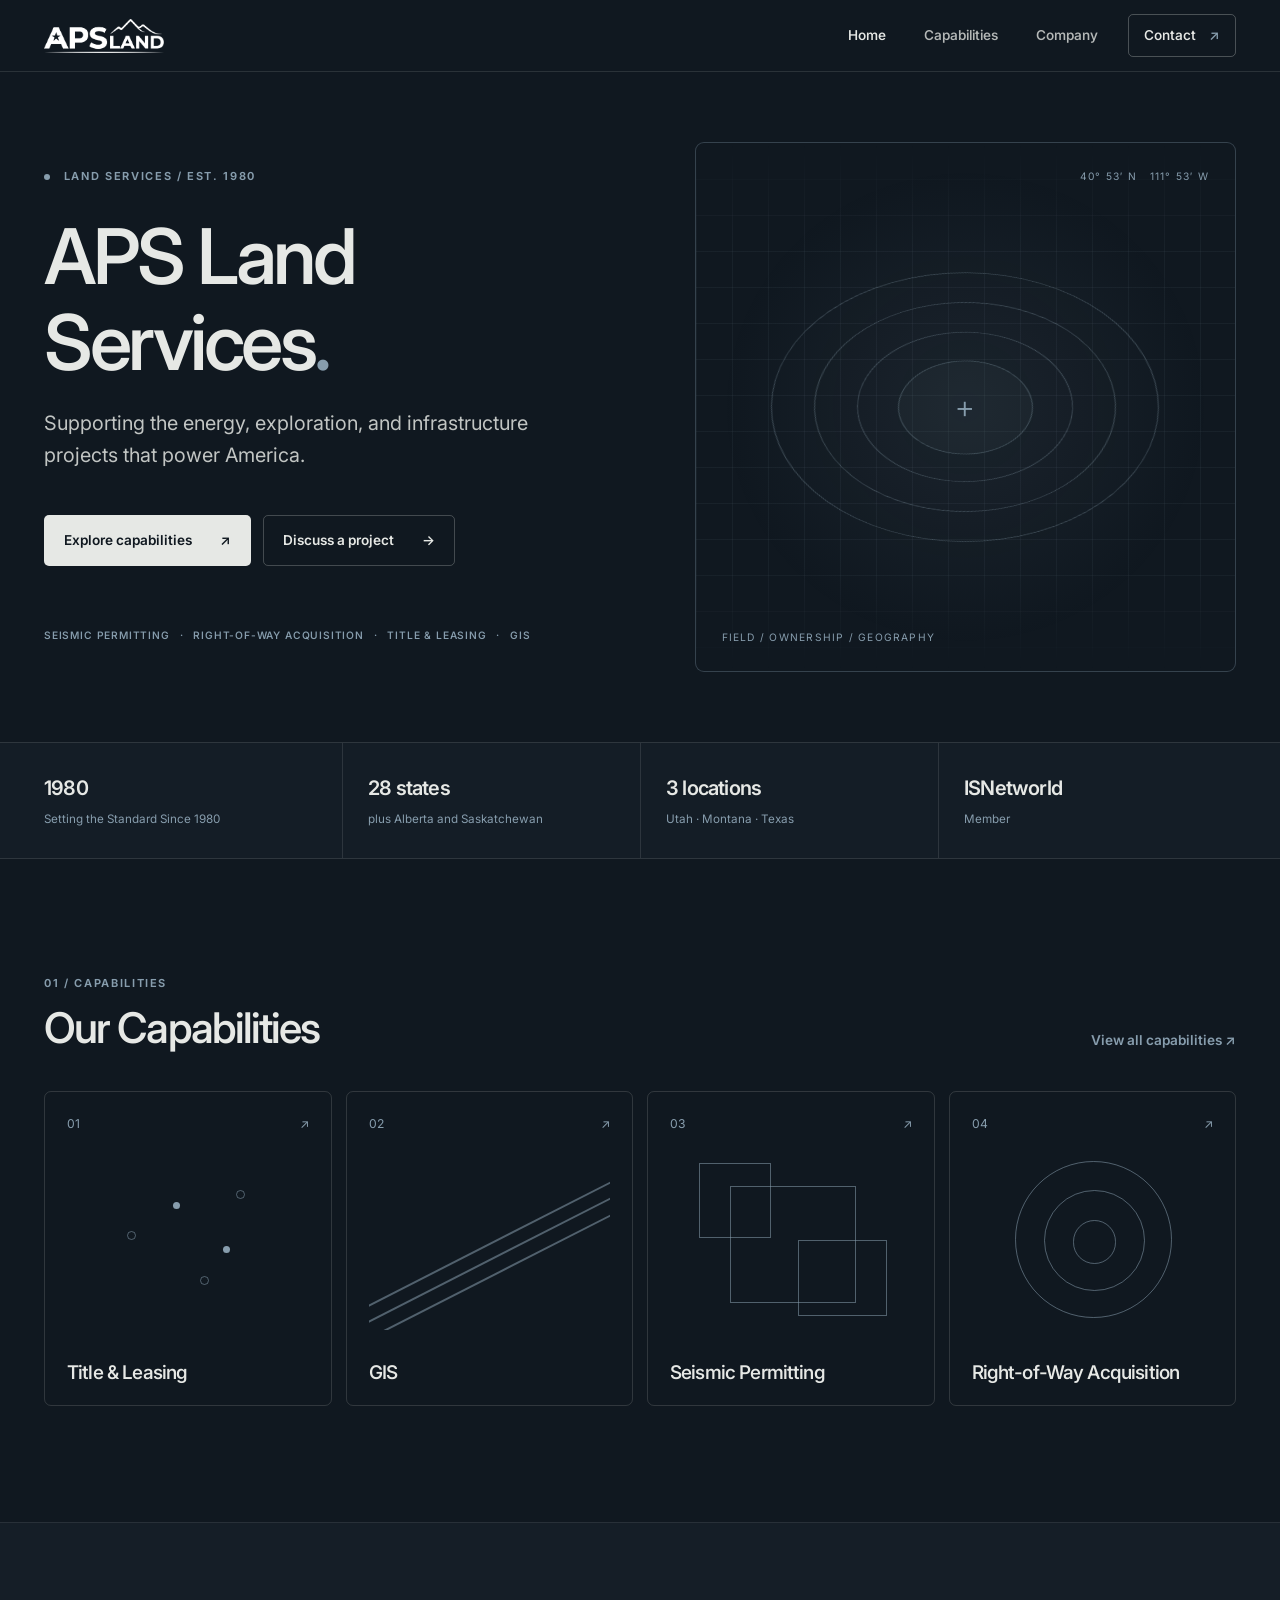
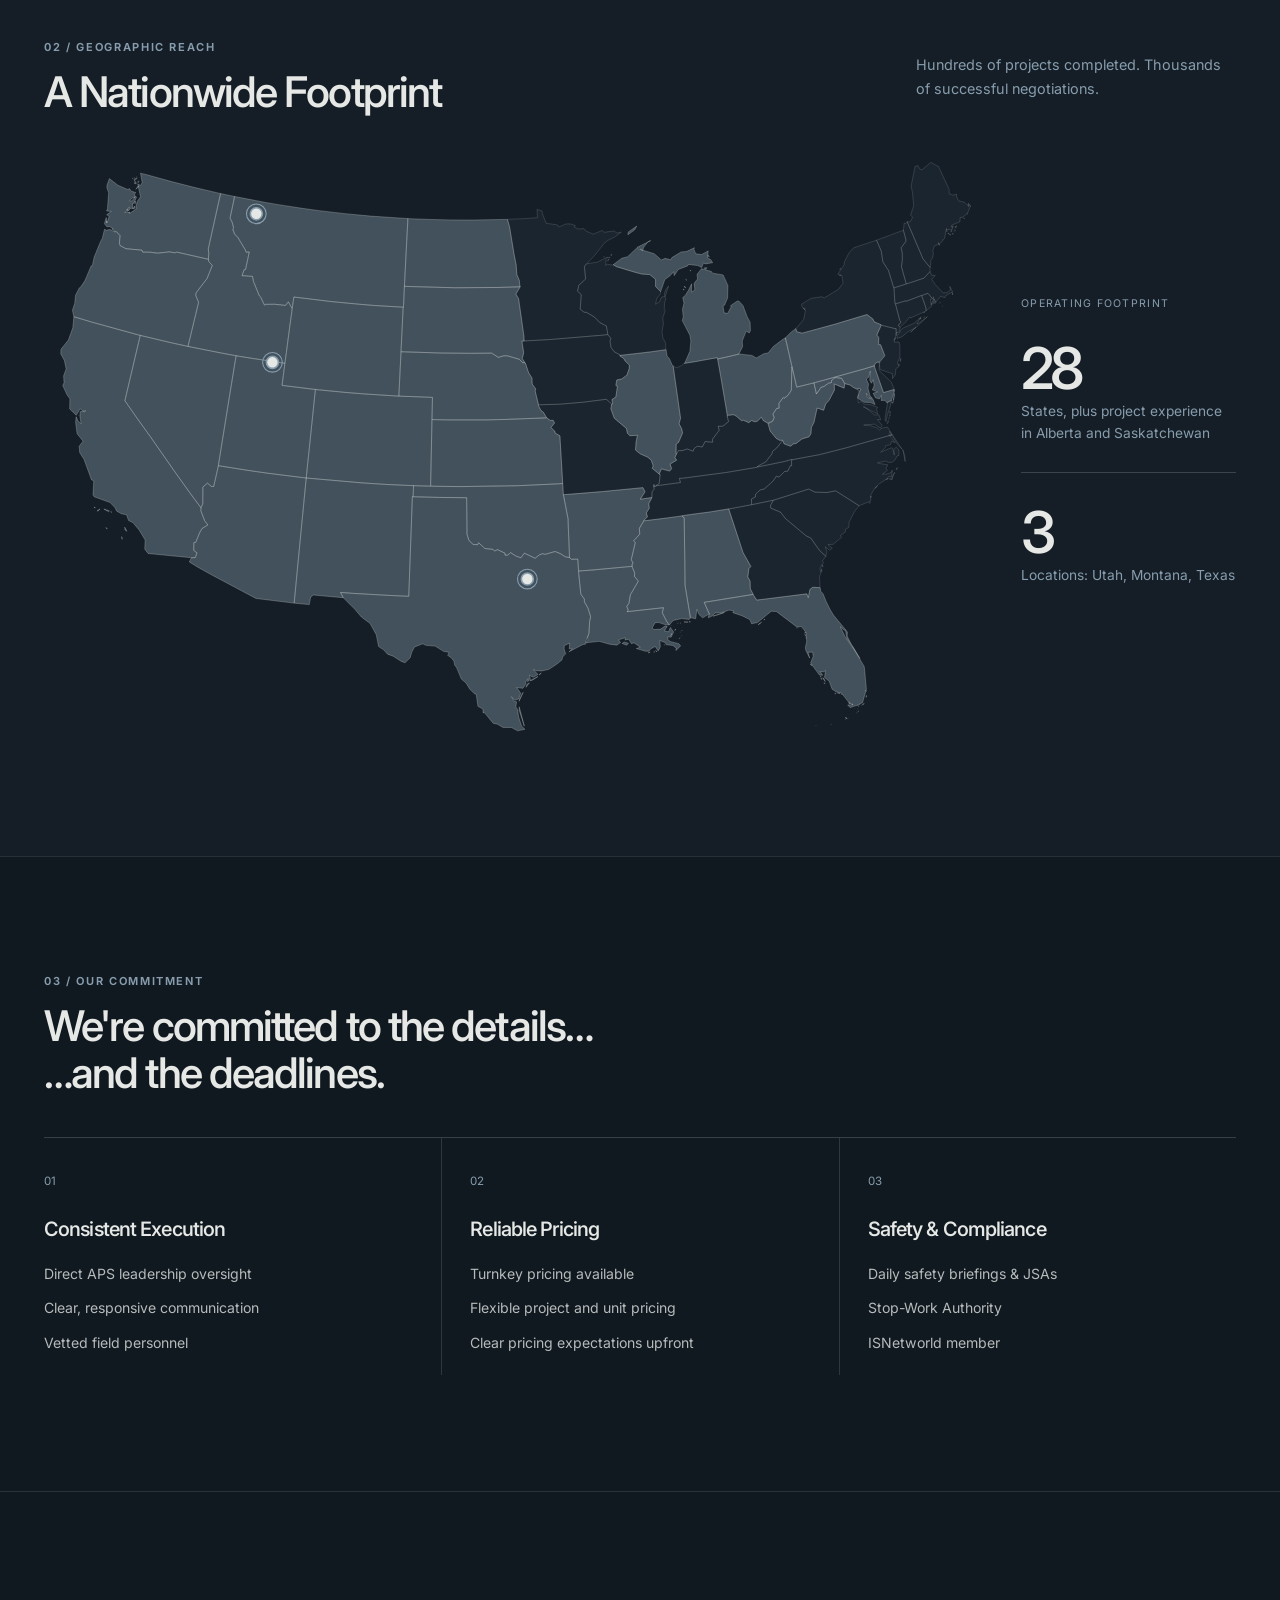
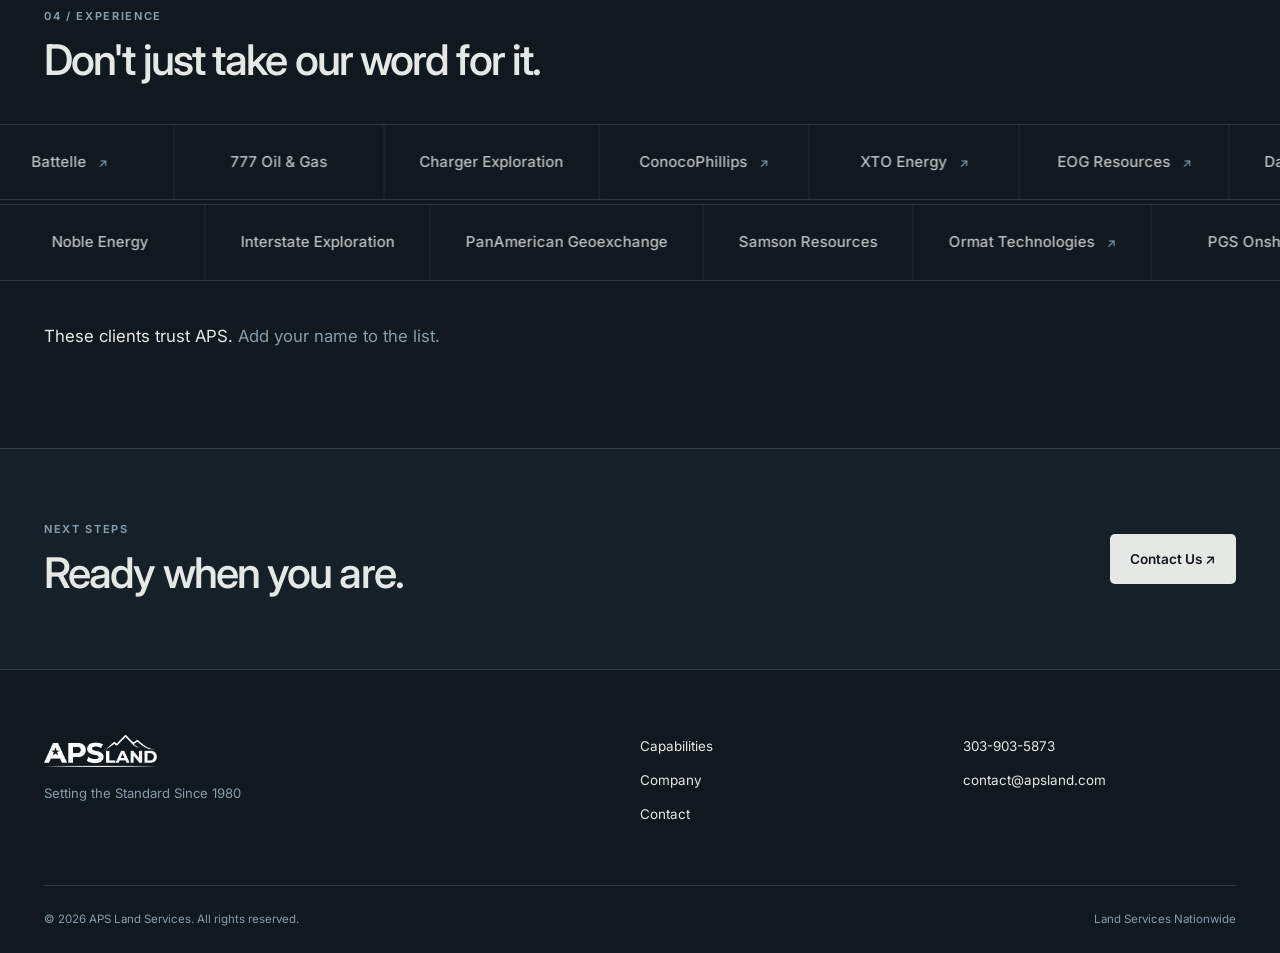
<file: index.html>
<!doctype html><html lang="en"><head><meta charset="utf-8"><meta name="viewport" content="width=device-width,initial-scale=1"><meta name="theme-color" content="#101820"><title>APS Land Services | Nationwide Land Services</title><meta name="description" content="APS Land Services supports energy, exploration, and infrastructure projects nationwide with seismic permitting, right-of-way acquisition, title and leasing, and GIS services."><link rel="canonical" href="https://apsland.com/"><meta property="og:type" content="website"><meta property="og:site_name" content="APS Land Services"><meta property="og:title" content="APS Land Services | Nationwide Land Services"><meta property="og:description" content="APS Land Services supports energy, exploration, and infrastructure projects nationwide with seismic permitting, right-of-way acquisition, title and leasing, and GIS services."><meta property="og:url" content="https://apsland.com/"><meta name="twitter:card" content="summary"><link rel="icon" href="assets/favicons/favicon.ico"><link rel="icon" type="image/png" sizes="32x32" href="assets/favicons/favicon-32x32.png"><link rel="apple-touch-icon" href="assets/favicons/apple-touch-icon.png"><link rel="manifest" href="assets/favicons/site.webmanifest"><link rel="stylesheet" href="css/site.css"><script type="application/ld+json">{"@context":"https://schema.org","@graph":[{"@type":"Organization","@id":"https://apsland.com/#organization","name":"APS Land Services","url":"https://apsland.com/","foundingDate":"1980","logo":"https://apsland.com/assets/branding/APSLand_Logo_cropped.png","telephone":"+1-303-903-5873","email":"contact@apsland.com"},{"@type":"WebSite","@id":"https://apsland.com/#website","name":"APS Land Services","url":"https://apsland.com/"}]}</script></head><body data-page="index"><a class="skip-link" href="#main">Skip to content</a><header class="header"><div class="container nav-wrap"><a class="brand" href="index.html" aria-label="APS Land Services home"><img src="assets/branding/APSLand_Logo_cropped.png" alt="APS Land Services"></a><nav class="desktop-nav" aria-label="Primary"><a href="index.html" aria-current="page" >Home</a><a href="services.html" >Capabilities</a><a href="about.html" >Company</a></nav><div class="nav-right"><a class="nav-contact" href="contact.html">Contact <span aria-hidden="true">↗</span></a><button class="menu-toggle" type="button" aria-expanded="false" aria-controls="mobile-menu" aria-label="Toggle menu"><span></span><span></span></button></div></div><nav id="mobile-menu" class="mobile-menu" aria-label="Mobile navigation" hidden><a href="index.html">Home</a><a href="services.html">Capabilities</a><a href="about.html">Company</a><a href="contact.html">Contact</a></nav></header><main id="main"><section class="hero container"><div class="hero-copy"><div class="eyebrow"><span class="pulse"></span> LAND SERVICES / EST. 1980</div><h1>APS Land<br>Services<span class="period">.</span></h1><p class="hero-lead">Supporting the energy, exploration, and infrastructure projects that power America.</p><div class="hero-actions"><a class="button button-primary" href="services.html">Explore capabilities <span>↗</span></a><a class="button button-secondary" href="contact.html">Discuss a project <span>→</span></a></div><div class="hero-bottom">SEISMIC PERMITTING <span>·</span> RIGHT-OF-WAY ACQUISITION <span>·</span> TITLE &amp; LEASING <span>·</span> GIS</div></div><div class="hero-visual" aria-hidden="true"><div class="visual-grid"></div><div class="survey-rings"><i></i><i></i><i></i><i></i></div><div class="crosshair">+</div><span class="visual-caption">FIELD / OWNERSHIP / GEOGRAPHY</span><span class="visual-coordinate">40° 53′ N &nbsp; 111° 53′ W</span></div></section>
<section class="proof-bar"><div class="container proof-grid"><div><strong>1980</strong><span>Setting the Standard Since 1980</span></div><div><strong>28 states</strong><span>plus Alberta and Saskatchewan</span></div><div><strong>3 locations</strong><span>Utah · Montana · Texas</span></div><div><strong>ISNetworld</strong><span>Member</span></div></div></section>
<section class="section container" id="capabilities"><div class="section-top"><div><span class="eyebrow">01 / CAPABILITIES</span><h2>Our Capabilities</h2></div><a class="subtle-link" href="services.html">View all capabilities ↗</a></div><div class="service-grid"><a class="service-tile" href="services.html#title-ownership"><div class="tile-top"><span>01</span><span aria-hidden="true">↗</span></div><div class="tile-graphic graphic-1" aria-hidden="true"><span></span><span></span><span></span></div><h3>Title &amp; Leasing</h3></a><a class="service-tile" href="services.html#gis-services"><div class="tile-top"><span>02</span><span aria-hidden="true">↗</span></div><div class="tile-graphic graphic-2" aria-hidden="true"><span></span><span></span><span></span></div><h3>GIS</h3></a><a class="service-tile" href="services.html#seismic-permitting"><div class="tile-top"><span>03</span><span aria-hidden="true">↗</span></div><div class="tile-graphic graphic-3" aria-hidden="true"><span></span><span></span><span></span></div><h3>Seismic Permitting</h3></a><a class="service-tile" href="services.html#right-of-way"><div class="tile-top"><span>04</span><span aria-hidden="true">↗</span></div><div class="tile-graphic graphic-4" aria-hidden="true"><span></span><span></span><span></span></div><h3>Right-of-Way Acquisition</h3></a></div></section><section class="section map-section" id="footprint"><div class="container"><div class="section-top"><div><span class="eyebrow">02 / GEOGRAPHIC REACH</span><h2>A Nationwide Footprint</h2></div><p class="section-intro">Hundreds of projects completed. Thousands of successful negotiations.</p></div><div class="map-layout"><div class="map-wrap"><div id="us-map" class="map-canvas" aria-label="Interactive map showing APS project coverage"></div><div id="map-state-panel" class="map-state-panel" aria-live="polite"><span id="msp-name"></span></div></div><div class="map-aside"><div class="map-aside-label">OPERATING FOOTPRINT</div><strong>28</strong><p>States, plus project experience in Alberta and Saskatchewan</p><div class="map-rule"></div><strong>3</strong><p>Locations: Utah, Montana, Texas</p></div></div></div></section><section class="section container commitment"><div class="section-top"><div><span class="eyebrow">03 / OUR COMMITMENT</span><h2>We're committed to the details…<br>…and the deadlines.</h2></div></div><div class="commitment-grid"><article><span class="small-number">01</span><h3>Consistent Execution</h3><p>Direct APS leadership oversight</p><p>Clear, responsive communication</p><p>Vetted field personnel</p></article><article><span class="small-number">02</span><h3>Reliable Pricing</h3><p>Turnkey pricing available</p><p>Flexible project and unit pricing</p><p>Clear pricing expectations upfront</p></article><article><span class="small-number">03</span><h3>Safety &amp; Compliance</h3><p>Daily safety briefings &amp; JSAs</p><p>Stop-Work Authority</p><p>ISNetworld member</p></article></div></section><section class="section clients-section" id="clients"><div class="container section-top"><div><span class="eyebrow">04 / EXPERIENCE</span><h2>Don't just take our word for it.</h2></div></div><div class="marquees"><div class="marquee" data-direction="1"><div class="marquee-track"><a href="https://www.battelle.org/" target="_blank" rel="noopener noreferrer" class="client-name">Battelle <span aria-hidden="true">↗</span></a><span class="client-name">777 Oil &amp; Gas</span><span class="client-name">Charger Exploration</span><a href="https://www.conocophillips.com/" target="_blank" rel="noopener noreferrer" class="client-name">ConocoPhillips <span aria-hidden="true">↗</span></a><a href="https://www.xtoenergy.com/" target="_blank" rel="noopener noreferrer" class="client-name">XTO Energy <span aria-hidden="true">↗</span></a><a href="https://www.eogresources.com/" target="_blank" rel="noopener noreferrer" class="client-name">EOG Resources <span aria-hidden="true">↗</span></a><a href="https://www.dawson3d.com/" target="_blank" rel="noopener noreferrer" class="client-name">Dawson Geophysical <span aria-hidden="true">↗</span></a><a href="https://www.slb.com/" target="_blank" rel="noopener noreferrer" class="client-name">Schlumberger <span aria-hidden="true">↗</span></a><a href="https://www.oxy.com/" target="_blank" rel="noopener noreferrer" class="client-name">Occidental Petroleum (Oxy) <span aria-hidden="true">↗</span></a><a href="https://www.devonenergy.com/" target="_blank" rel="noopener noreferrer" class="client-name">Devon Energy <span aria-hidden="true">↗</span></a><span class="client-name">Apache Corporation</span><a href="https://www.tgs.com/" target="_blank" rel="noopener noreferrer" class="client-name">TGS <span aria-hidden="true">↗</span></a><span class="client-name">Pioneer Natural Resources</span><span class="client-name">Anadarko Petroleum</span><span class="client-name">Marathon Oil</span></div></div><div class="marquee" data-direction="-1"><div class="marquee-track"><span class="client-name">Noble Energy</span><span class="client-name">Interstate Exploration</span><span class="client-name">PanAmerican Geoexchange</span><span class="client-name">Samson Resources</span><a href="https://www.ormat.com/" target="_blank" rel="noopener noreferrer" class="client-name">Ormat Technologies <span aria-hidden="true">↗</span></a><span class="client-name">PGS Onshore</span><span class="client-name">Denbury Resources</span><span class="client-name">MicroSeismic, Inc.</span><span class="client-name">Seitel</span><span class="client-name">Geokinetics</span><span class="client-name">Global Geophysical Services</span><span class="client-name">SAE Exploration</span><span class="client-name">Vantage Geophysical</span><span class="client-name">Paragon Geophysical</span><span class="client-name">Silverthorne Seismic</span><span class="client-name">Tesla-Conquest Inc.</span></div></div></div><div class="container client-close"><p>These clients trust APS. <span>Add your name to the list.</span></p></div></section><section class="closing"><div class="container closing-inner"><div><span class="eyebrow">NEXT STEPS</span><h2>Ready when you are.</h2></div><a class="button button-primary" href="contact.html">Contact Us ↗</a></div></section></main><footer class="footer"><div class="container footer-main"><div><a class="footer-brand" href="index.html"><img src="assets/branding/APSLand_Logo_cropped.png" alt="APS Land Services"></a><p>Setting the Standard Since 1980</p></div><div class="footer-links"><a href="services.html">Capabilities</a><a href="about.html">Company</a><a href="contact.html">Contact</a></div><div class="footer-links"><a href="tel:+13039035873">303-903-5873</a><a href="mailto:contact@apsland.com">contact@apsland.com</a></div></div><div class="container footer-bottom"><span>© 2026 APS Land Services. All rights reserved.</span><span>Land Services Nationwide</span></div></footer><script src="js/site.js" defer></script><script src="js/us-map.js" defer></script></body></html>
</file>
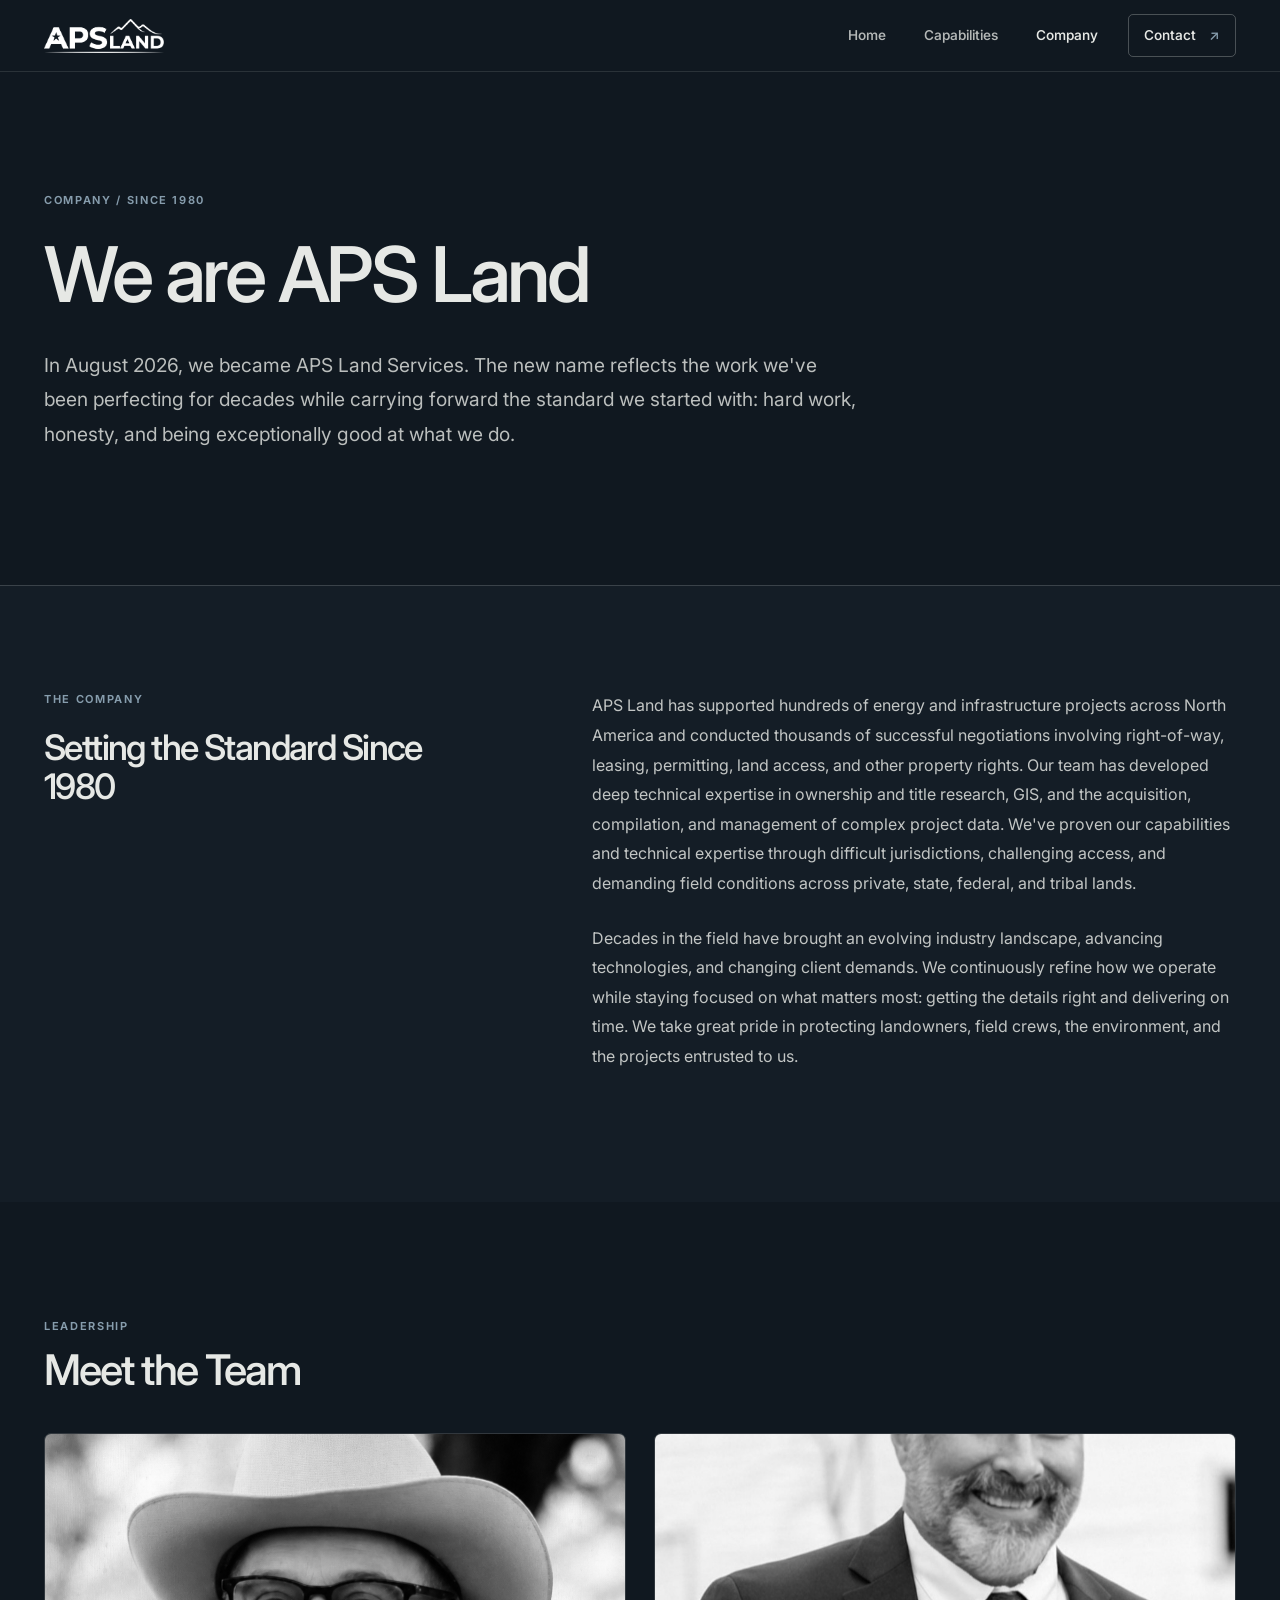
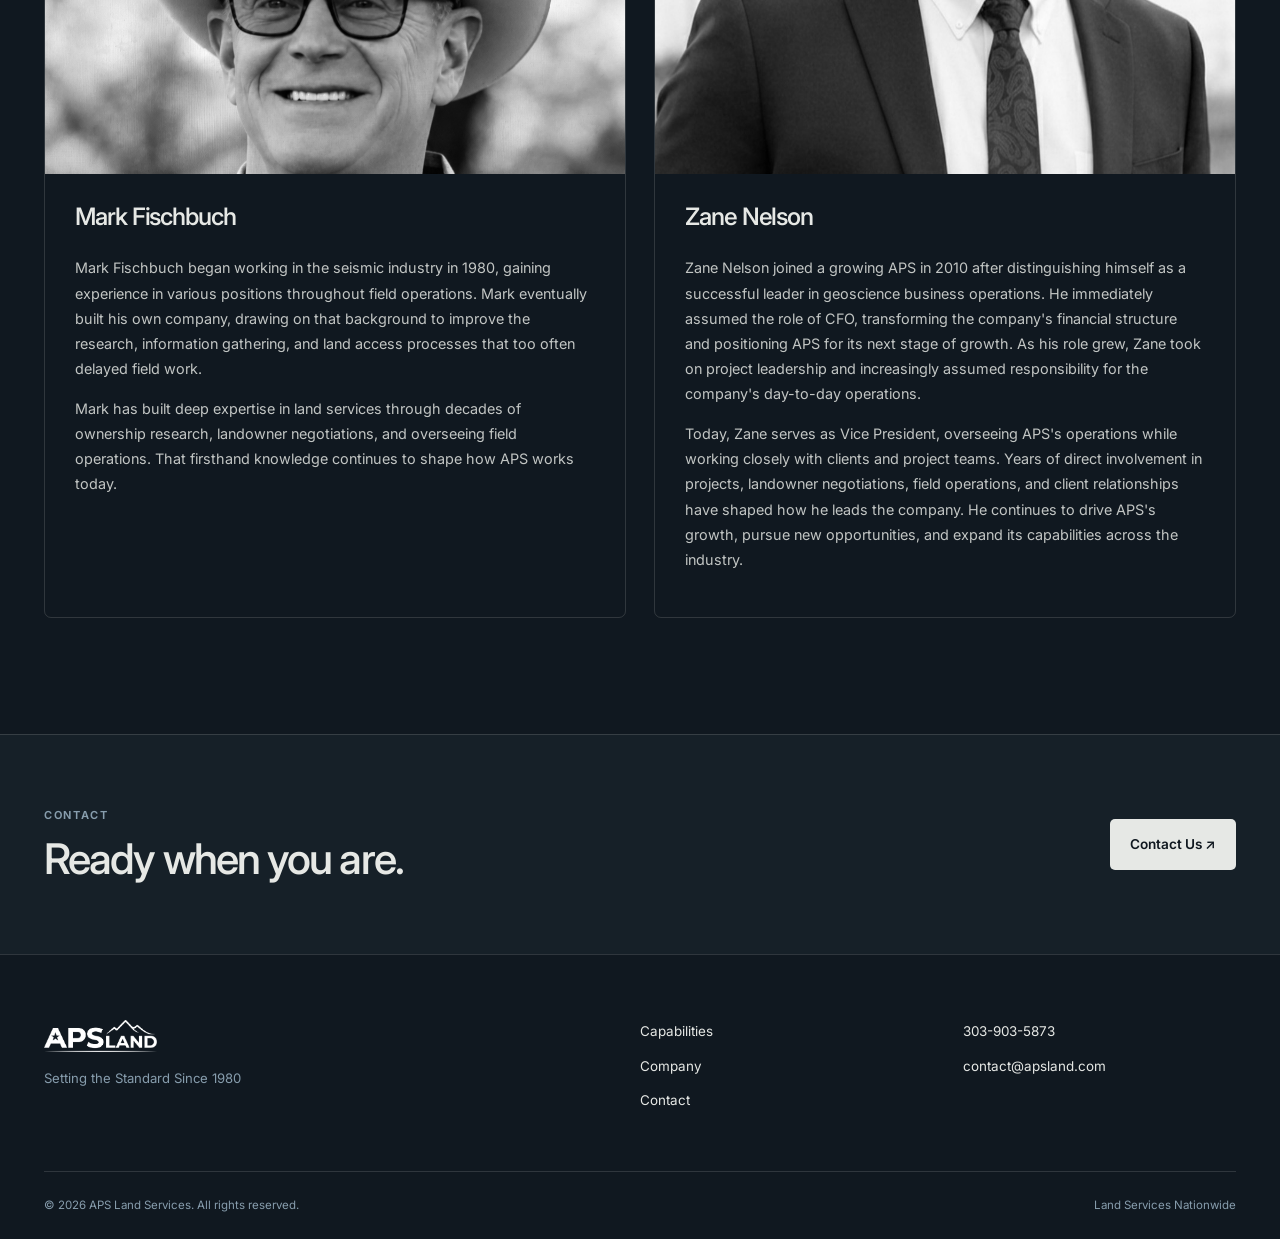
<file: about.html>
<!doctype html><html lang="en"><head><meta charset="utf-8"><meta name="viewport" content="width=device-width,initial-scale=1"><meta name="theme-color" content="#101820"><title>About APS Land Services | Company &amp; Leadership</title><meta name="description" content="Learn about APS Land Services, its history, leadership, and decades of experience supporting energy and infrastructure projects."><link rel="canonical" href="https://apsland.com/about"><meta property="og:type" content="website"><meta property="og:site_name" content="APS Land Services"><meta property="og:title" content="About APS Land Services | Company &amp; Leadership"><meta property="og:description" content="Learn about APS Land Services, its history, leadership, and decades of experience supporting energy and infrastructure projects."><meta property="og:url" content="https://apsland.com/about"><meta name="twitter:card" content="summary"><link rel="icon" href="assets/favicons/favicon.ico"><link rel="icon" type="image/png" sizes="32x32" href="assets/favicons/favicon-32x32.png"><link rel="apple-touch-icon" href="assets/favicons/apple-touch-icon.png"><link rel="manifest" href="assets/favicons/site.webmanifest"><link rel="stylesheet" href="css/site.css"><script type="application/ld+json">{"@context":"https://schema.org","@graph":[{"@type":"Organization","@id":"https://apsland.com/#organization","name":"APS Land Services","url":"https://apsland.com/","foundingDate":"1980","logo":"https://apsland.com/assets/branding/APSLand_Logo_cropped.png","telephone":"+1-303-903-5873","email":"contact@apsland.com"},{"@type":"WebSite","@id":"https://apsland.com/#website","name":"APS Land Services","url":"https://apsland.com/"}]}</script></head><body data-page="about"><a class="skip-link" href="#main">Skip to content</a><header class="header"><div class="container nav-wrap"><a class="brand" href="index.html" aria-label="APS Land Services home"><img src="assets/branding/APSLand_Logo_cropped.png" alt="APS Land Services"></a><nav class="desktop-nav" aria-label="Primary"><a href="index.html" >Home</a><a href="services.html" >Capabilities</a><a href="about.html" aria-current="page" >Company</a></nav><div class="nav-right"><a class="nav-contact" href="contact.html">Contact <span aria-hidden="true">↗</span></a><button class="menu-toggle" type="button" aria-expanded="false" aria-controls="mobile-menu" aria-label="Toggle menu"><span></span><span></span></button></div></div><nav id="mobile-menu" class="mobile-menu" aria-label="Mobile navigation" hidden><a href="index.html">Home</a><a href="services.html">Capabilities</a><a href="about.html">Company</a><a href="contact.html">Contact</a></nav></header><main id="main"><section class="page-intro container"><span class="eyebrow">COMPANY / SINCE 1980</span><h1>We are APS Land</h1><p>
<span class="rebrand-intro">In August 2026, we became APS Land Services.</span> The new name reflects the work we've been perfecting for decades while carrying forward the standard we started with: hard work, honesty, and being exceptionally good at what we do.
          </p></section><section class="about-story"><div class="container about-story-grid"><div><span class="eyebrow">THE COMPANY</span><h2>Setting the Standard Since 1980</h2></div><div class="story-copy"><p>
            APS Land has supported hundreds of energy and infrastructure projects across North America and conducted thousands of successful negotiations involving right-of-way, leasing, permitting, land access, and other property rights. Our team has developed deep technical expertise in ownership and title research, GIS, and the acquisition, compilation, and management of complex project data. We've proven our capabilities and technical expertise through difficult jurisdictions, challenging access, and demanding field conditions across private, state, federal, and tribal lands.
          </p><p>
            Decades in the field have brought an evolving industry landscape, advancing technologies, and changing client demands. We continuously refine how we operate while staying focused on what matters most: getting the details right and delivering on time. We take great pride in protecting landowners, field crews, the environment, and the projects entrusted to us.
          </p></div></div></section><section class="section container" id="team"><div class="section-top"><div><span class="eyebrow">LEADERSHIP</span><h2>Meet the Team</h2></div></div><div class="people-grid"><article class="person"><div class="portrait"><img src="assets/people/mark_photo1.png" alt="Portrait of Mark Fischbuch" loading="lazy"></div><div class="person-info"><h3>Mark Fischbuch</h3><p>Mark Fischbuch began working in the seismic industry in 1980, gaining experience in various positions throughout field operations. Mark eventually built his own company, drawing on that background to improve the research, information gathering, and land access processes that too often delayed field work.</p><p>Mark has built deep expertise in land services through decades of ownership research, landowner negotiations, and overseeing field operations. That firsthand knowledge continues to shape how APS works today.</p></div></article><article class="person"><div class="portrait"><img src="assets/people/zane_photo1.jpg" alt="Portrait of Zane Nelson" loading="lazy"></div><div class="person-info"><h3>Zane Nelson</h3><p>Zane Nelson joined a growing APS in 2010 after distinguishing himself as a successful leader in geoscience business operations. He immediately assumed the role of CFO, transforming the company's financial structure and positioning APS for its next stage of growth. As his role grew, Zane took on project leadership and increasingly assumed responsibility for the company's day-to-day operations.</p><p>Today, Zane serves as Vice President, overseeing APS's operations while working closely with clients and project teams. Years of direct involvement in projects, landowner negotiations, field operations, and client relationships have shaped how he leads the company. He continues to drive APS's growth, pursue new opportunities, and expand its capabilities across the industry.</p></div></article></div></section><section class="closing"><div class="container closing-inner"><div><span class="eyebrow">CONTACT</span><h2>Ready when you are.</h2></div><a class="button button-primary" href="contact.html">Contact Us ↗</a></div></section></main><footer class="footer"><div class="container footer-main"><div><a class="footer-brand" href="index.html"><img src="assets/branding/APSLand_Logo_cropped.png" alt="APS Land Services"></a><p>Setting the Standard Since 1980</p></div><div class="footer-links"><a href="services.html">Capabilities</a><a href="about.html">Company</a><a href="contact.html">Contact</a></div><div class="footer-links"><a href="tel:+13039035873">303-903-5873</a><a href="mailto:contact@apsland.com">contact@apsland.com</a></div></div><div class="container footer-bottom"><span>© 2026 APS Land Services. All rights reserved.</span><span>Land Services Nationwide</span></div></footer><script src="js/site.js" defer></script></body></html>
</file>
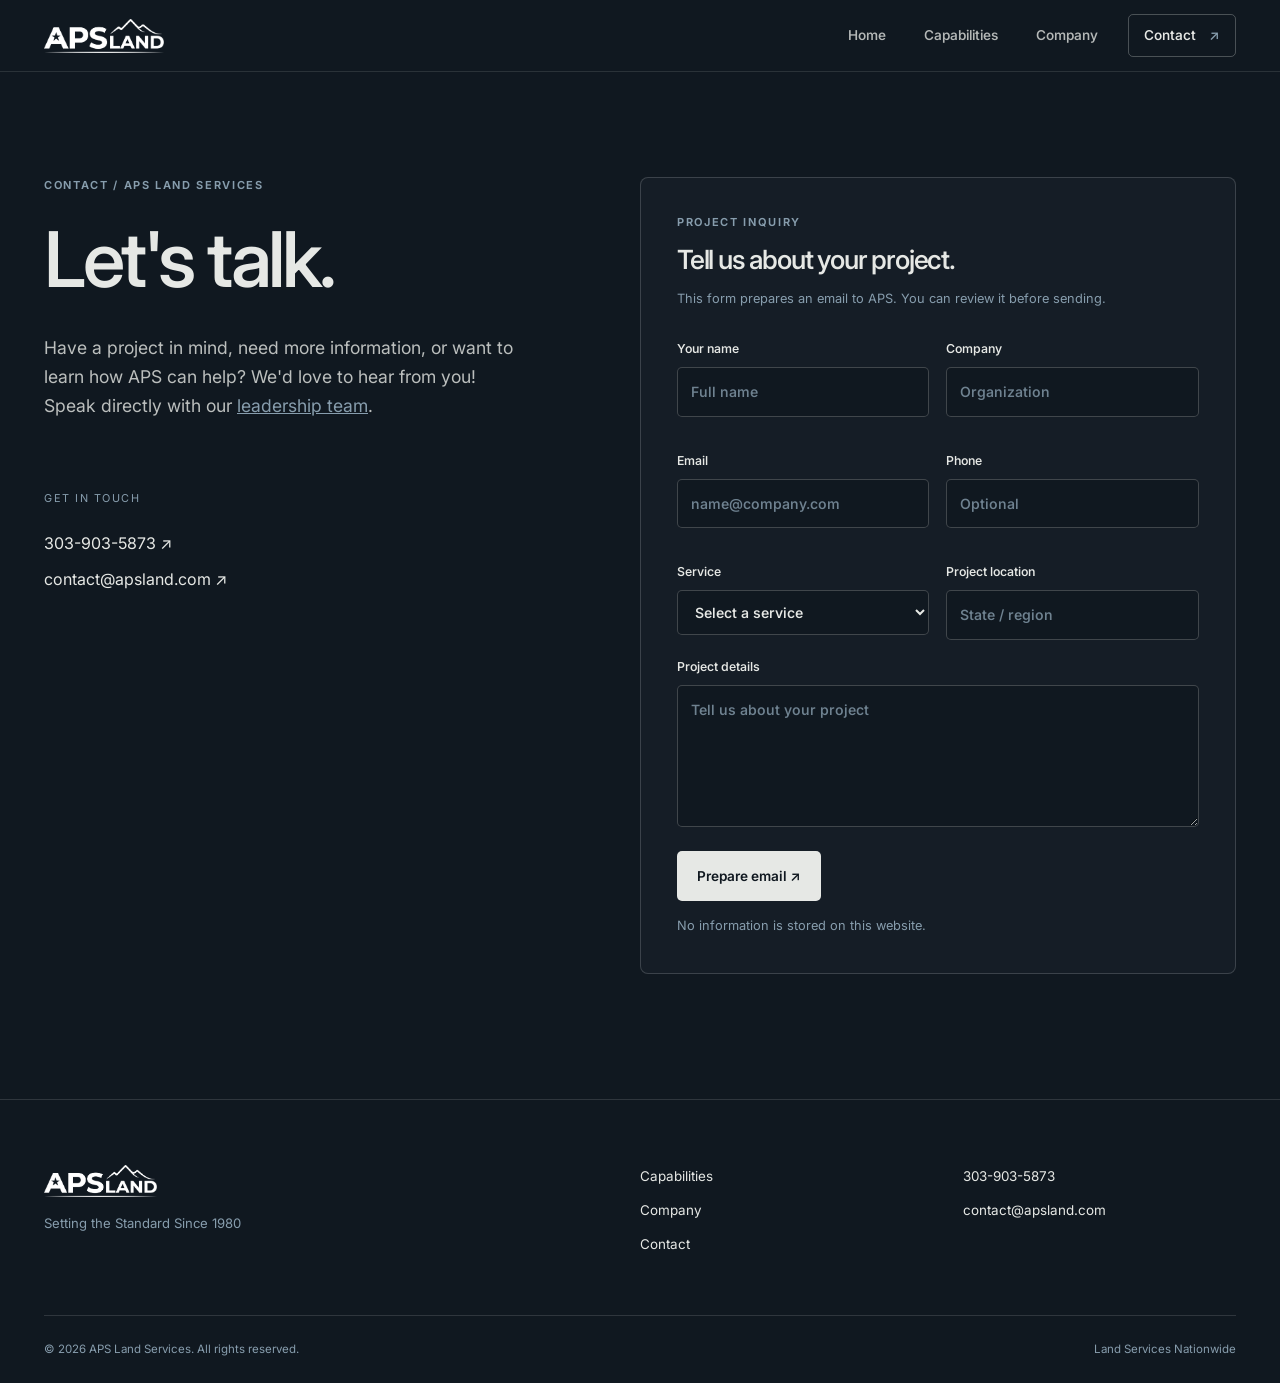
<file: contact.html>
<!doctype html><html lang="en"><head><meta charset="utf-8"><meta name="viewport" content="width=device-width,initial-scale=1"><meta name="theme-color" content="#101820"><title>Contact APS Land Services | Project Inquiries</title><meta name="description" content="Contact APS Land Services leadership or prepare a project inquiry for seismic permitting, right-of-way acquisition, title, and GIS services."><link rel="canonical" href="https://apsland.com/contact"><meta property="og:type" content="website"><meta property="og:site_name" content="APS Land Services"><meta property="og:title" content="Contact APS Land Services | Project Inquiries"><meta property="og:description" content="Contact APS Land Services leadership or prepare a project inquiry for seismic permitting, right-of-way acquisition, title, and GIS services."><meta property="og:url" content="https://apsland.com/contact"><meta name="twitter:card" content="summary"><link rel="icon" href="assets/favicons/favicon.ico"><link rel="icon" type="image/png" sizes="32x32" href="assets/favicons/favicon-32x32.png"><link rel="apple-touch-icon" href="assets/favicons/apple-touch-icon.png"><link rel="manifest" href="assets/favicons/site.webmanifest"><link rel="stylesheet" href="css/site.css"><script type="application/ld+json">{"@context":"https://schema.org","@graph":[{"@type":"Organization","@id":"https://apsland.com/#organization","name":"APS Land Services","url":"https://apsland.com/","foundingDate":"1980","logo":"https://apsland.com/assets/branding/APSLand_Logo_cropped.png","telephone":"+1-303-903-5873","email":"contact@apsland.com"},{"@type":"WebSite","@id":"https://apsland.com/#website","name":"APS Land Services","url":"https://apsland.com/"}]}</script></head><body data-page="contact"><a class="skip-link" href="#main">Skip to content</a><header class="header"><div class="container nav-wrap"><a class="brand" href="index.html" aria-label="APS Land Services home"><img src="assets/branding/APSLand_Logo_cropped.png" alt="APS Land Services"></a><nav class="desktop-nav" aria-label="Primary"><a href="index.html" >Home</a><a href="services.html" >Capabilities</a><a href="about.html" >Company</a></nav><div class="nav-right"><a class="nav-contact" href="contact.html">Contact <span aria-hidden="true">↗</span></a><button class="menu-toggle" type="button" aria-expanded="false" aria-controls="mobile-menu" aria-label="Toggle menu"><span></span><span></span></button></div></div><nav id="mobile-menu" class="mobile-menu" aria-label="Mobile navigation" hidden><a href="index.html">Home</a><a href="services.html">Capabilities</a><a href="about.html">Company</a><a href="contact.html">Contact</a></nav></header><main id="main"><section class="contact-page container"><div class="contact-heading"><span class="eyebrow">CONTACT / APS LAND SERVICES</span><h1>Let's talk.</h1><p>Have a project in mind, need more information, or want to learn how APS can help? We'd love to hear from you! Speak directly with our <a href="about.html#team">leadership team</a>.</p><div class="direct-contact"><span>GET IN TOUCH</span><a href="tel:+13039035873">303-903-5873 ↗</a><a href="mailto:contact@apsland.com">contact@apsland.com ↗</a></div></div><div class="form-panel"><div class="form-head"><span class="eyebrow">PROJECT INQUIRY</span><h2>Tell us about your project.</h2><p>This form prepares an email to APS. You can review it before sending.</p></div><form id="inquiry-form"><div class="form-grid"><label>Your name<input name="name" autocomplete="name" required maxlength="120" placeholder="Full name"></label><label>Company<input name="company" autocomplete="organization" maxlength="120" placeholder="Organization"></label><label>Email<input name="email" type="email" autocomplete="email" required maxlength="160" placeholder="name@company.com"></label><label>Phone<input name="phone" type="tel" autocomplete="tel" maxlength="60" placeholder="Optional"></label><label>Service<select name="service"><option value="">Select a service</option><option>Seismic Permitting</option><option>Right-of-Way Acquisition</option><option>Title &amp; Leasing</option><option>GIS</option><option>Multiple services</option><option>Other</option></select></label><label>Project location<input name="location" maxlength="120" placeholder="State / region"></label></div><label>Project details<textarea name="details" rows="5" maxlength="4000" placeholder="Tell us about your project"></textarea></label><button type="submit" class="button button-primary form-submit">Prepare email ↗</button><p class="form-note" role="status" id="form-status">No information is stored on this website.</p></form></div></section></main><footer class="footer"><div class="container footer-main"><div><a class="footer-brand" href="index.html"><img src="assets/branding/APSLand_Logo_cropped.png" alt="APS Land Services"></a><p>Setting the Standard Since 1980</p></div><div class="footer-links"><a href="services.html">Capabilities</a><a href="about.html">Company</a><a href="contact.html">Contact</a></div><div class="footer-links"><a href="tel:+13039035873">303-903-5873</a><a href="mailto:contact@apsland.com">contact@apsland.com</a></div></div><div class="container footer-bottom"><span>© 2026 APS Land Services. All rights reserved.</span><span>Land Services Nationwide</span></div></footer><script src="js/site.js" defer></script></body></html>
</file>
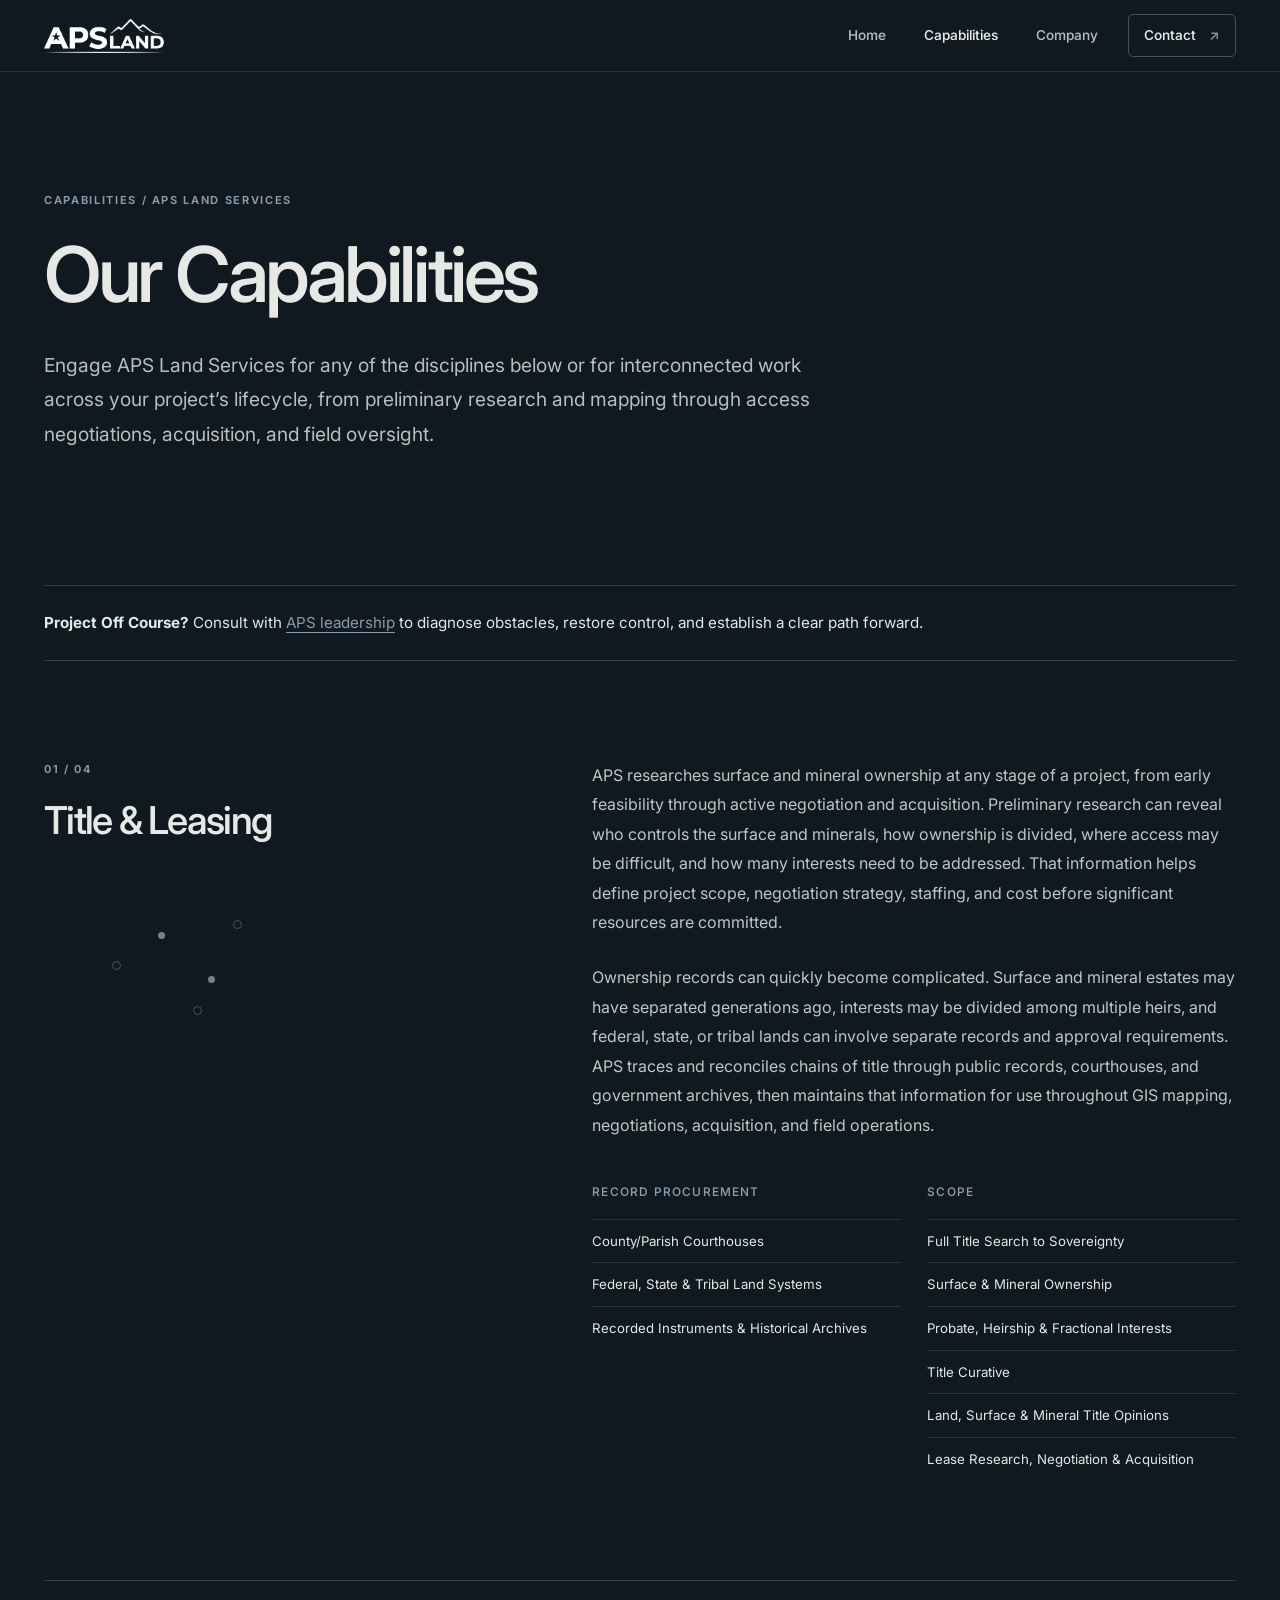
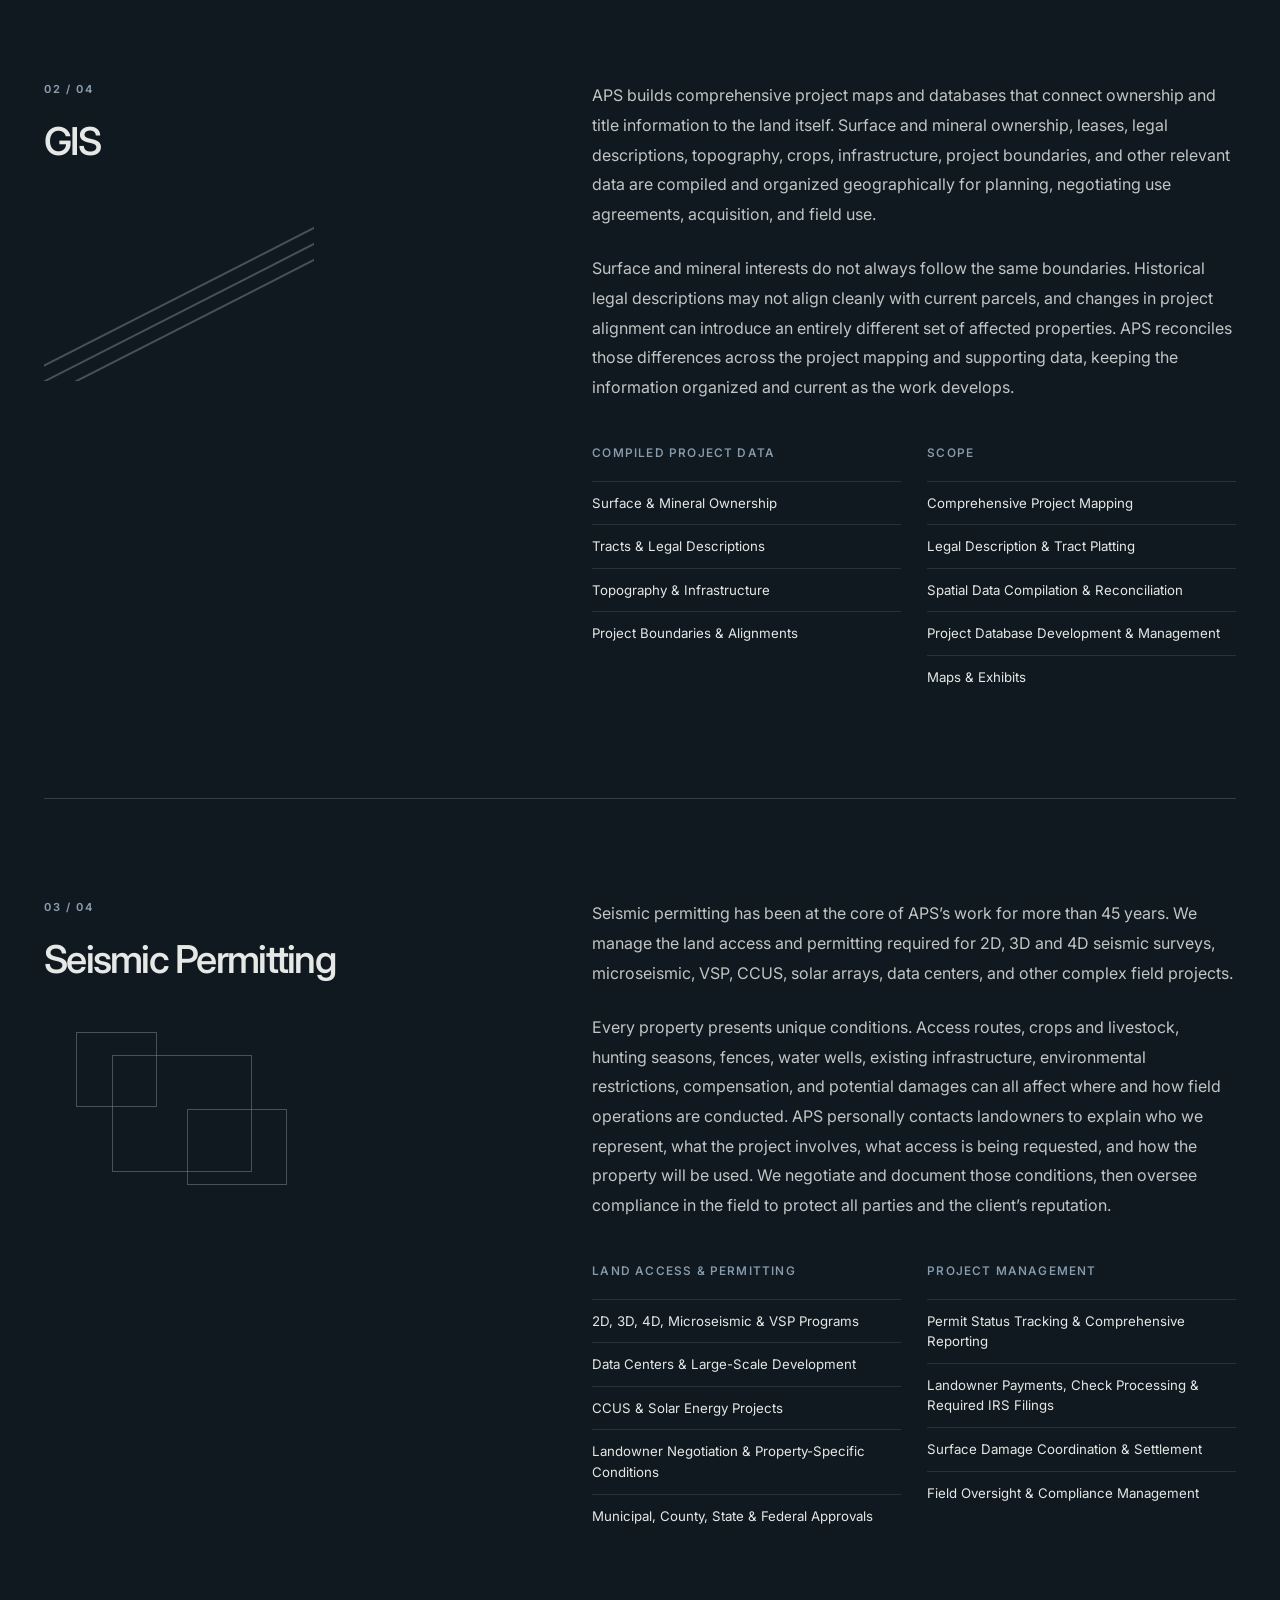
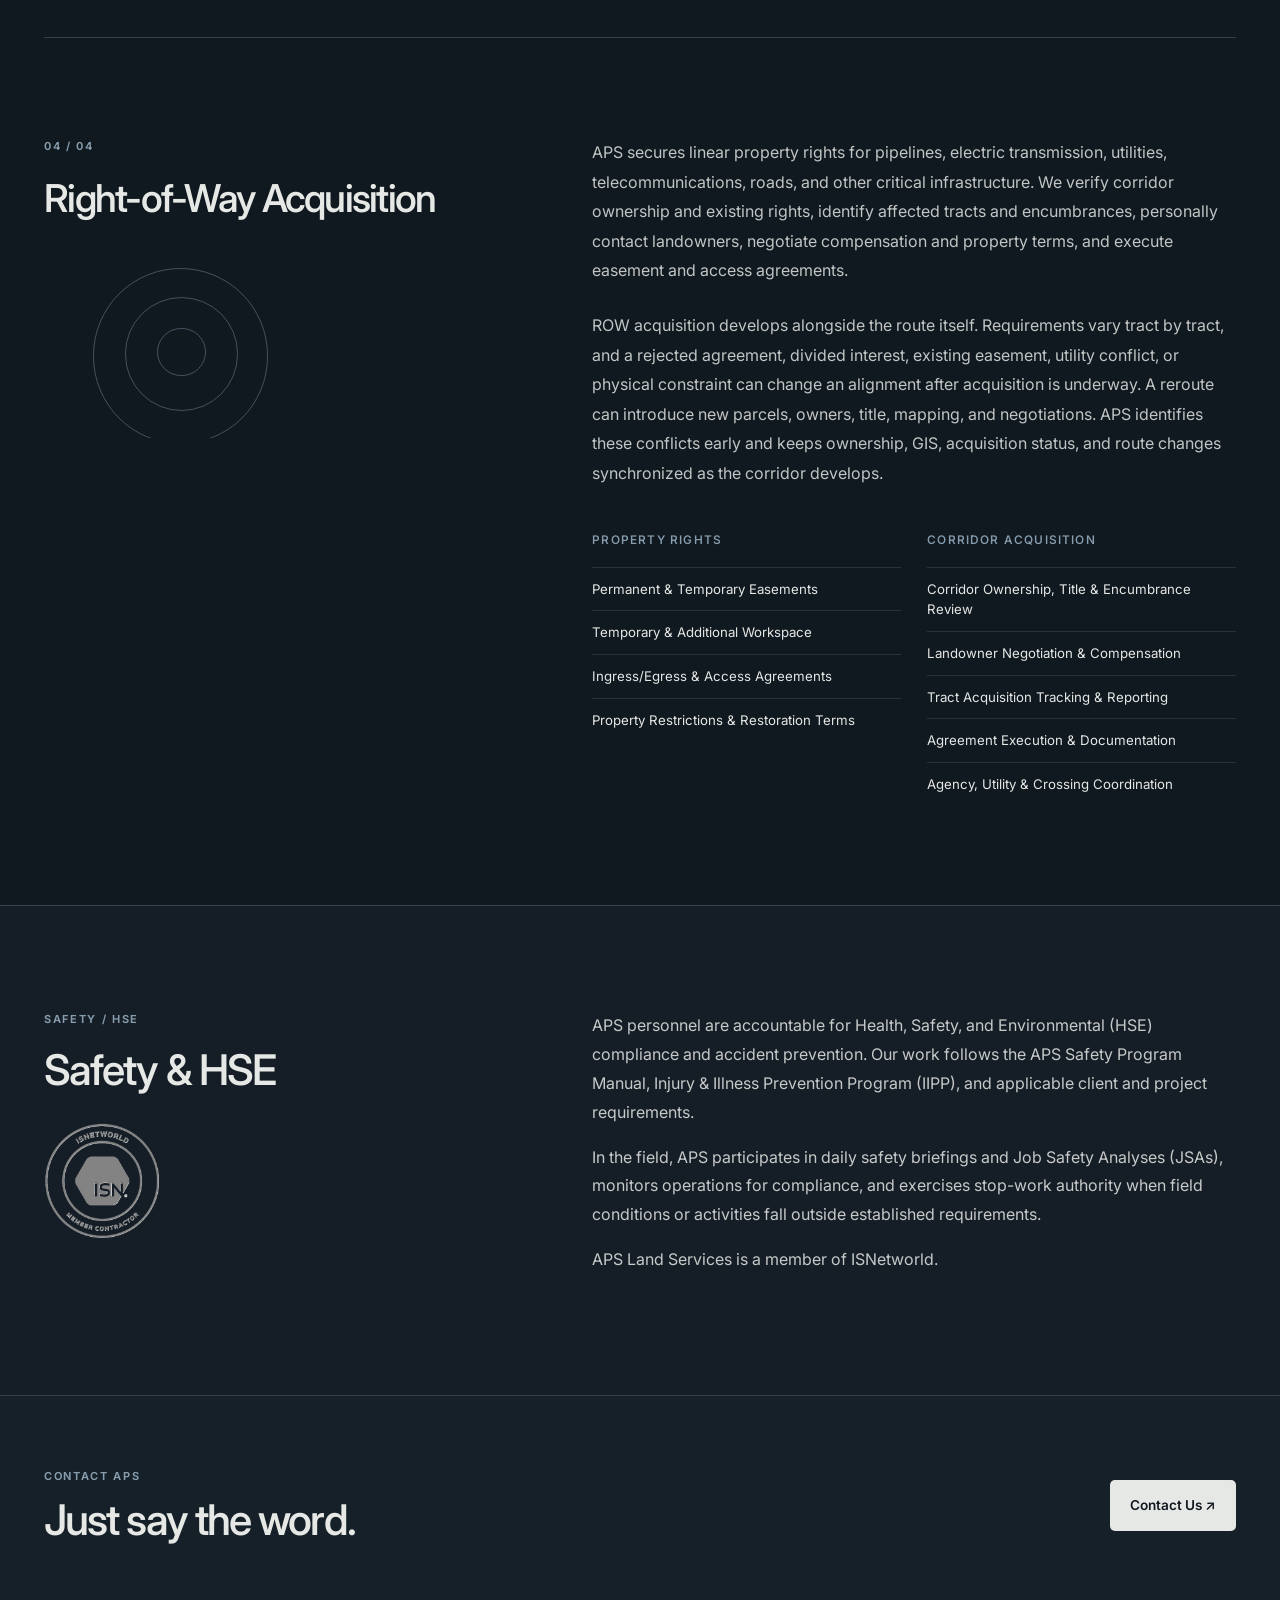
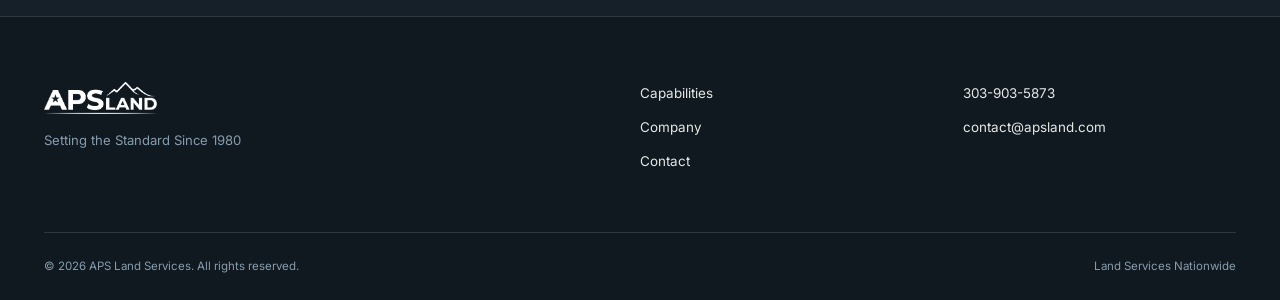
<file: services.html>
<!doctype html><html lang="en"><head><meta charset="utf-8"><meta name="viewport" content="width=device-width,initial-scale=1"><meta name="theme-color" content="#101820"><title>Land Services | Seismic, ROW, Title &amp; GIS | APS</title><meta name="description" content="Explore APS Land Services capabilities in seismic permitting, right-of-way acquisition, title and leasing, and GIS."><link rel="canonical" href="https://apsland.com/services"><meta property="og:type" content="website"><meta property="og:site_name" content="APS Land Services"><meta property="og:title" content="Land Services | Seismic, ROW, Title &amp; GIS | APS"><meta property="og:description" content="Explore APS Land Services capabilities in seismic permitting, right-of-way acquisition, title and leasing, and GIS."><meta property="og:url" content="https://apsland.com/services"><meta name="twitter:card" content="summary"><link rel="icon" href="assets/favicons/favicon.ico"><link rel="icon" type="image/png" sizes="32x32" href="assets/favicons/favicon-32x32.png"><link rel="apple-touch-icon" href="assets/favicons/apple-touch-icon.png"><link rel="manifest" href="assets/favicons/site.webmanifest"><link rel="stylesheet" href="css/site.css"><script type="application/ld+json">{"@context":"https://schema.org","@graph":[{"@type":"Organization","@id":"https://apsland.com/#organization","name":"APS Land Services","url":"https://apsland.com/","foundingDate":"1980","logo":"https://apsland.com/assets/branding/APSLand_Logo_cropped.png","telephone":"+1-303-903-5873","email":"contact@apsland.com"},{"@type":"WebSite","@id":"https://apsland.com/#website","name":"APS Land Services","url":"https://apsland.com/"}]}</script></head><body data-page="services"><a class="skip-link" href="#main">Skip to content</a><header class="header"><div class="container nav-wrap"><a class="brand" href="index.html" aria-label="APS Land Services home"><img src="assets/branding/APSLand_Logo_cropped.png" alt="APS Land Services"></a><nav class="desktop-nav" aria-label="Primary"><a href="index.html" >Home</a><a href="services.html" aria-current="page" >Capabilities</a><a href="about.html" >Company</a></nav><div class="nav-right"><a class="nav-contact" href="contact.html">Contact <span aria-hidden="true">↗</span></a><button class="menu-toggle" type="button" aria-expanded="false" aria-controls="mobile-menu" aria-label="Toggle menu"><span></span><span></span></button></div></div><nav id="mobile-menu" class="mobile-menu" aria-label="Mobile navigation" hidden><a href="index.html">Home</a><a href="services.html">Capabilities</a><a href="about.html">Company</a><a href="contact.html">Contact</a></nav></header><main id="main"><section class="page-intro container"><span class="eyebrow">CAPABILITIES / APS LAND SERVICES</span><h1>Our Capabilities</h1><p>Engage APS Land Services for any of the disciplines below or for interconnected work across your project’s lifecycle, from preliminary research and mapping through access negotiations, acquisition, and field oversight.</p></section><div class="container course-line"><p><strong>Project Off Course?</strong> Consult with <a href="contact.html">APS leadership</a> to diagnose obstacles, restore control, and establish a clear path forward.</p></div><section class="service-listing container"><article class="service-detail" id="title-ownership"><div class="service-side"><span class="eyebrow">01 / 04</span><h2>Title &amp; Leasing</h2><div class="detail-art graphic-1" aria-hidden="true"><span></span><span></span><span></span></div></div><div class="service-content"><p>APS researches surface and mineral ownership at any stage of a project, from early feasibility through active negotiation and acquisition. Preliminary research can reveal who controls the surface and minerals, how ownership is divided, where access may be difficult, and how many interests need to be addressed. That information helps define project scope, negotiation strategy, staffing, and cost before significant resources are committed.</p><p>Ownership records can quickly become complicated. Surface and mineral estates may have separated generations ago, interests may be divided among multiple heirs, and federal, state, or tribal lands can involve separate records and approval requirements. APS traces and reconciles chains of title through public records, courthouses, and government archives, then maintains that information for use throughout GIS mapping, negotiations, acquisition, and field operations.</p><div class="detail-lists"><div><h3>Record Procurement</h3><ul><li>County/Parish Courthouses</li><li>Federal, State &amp; Tribal Land Systems</li><li>Recorded Instruments &amp; Historical Archives</li></ul></div><div><h3>Scope</h3><ul><li>Full Title Search to Sovereignty</li><li>Surface &amp; Mineral Ownership</li><li>Probate, Heirship &amp; Fractional Interests</li><li>Title Curative</li><li>Land, Surface &amp; Mineral Title Opinions</li><li>Lease Research, Negotiation &amp; Acquisition</li></ul></div></div></div></article><article class="service-detail" id="gis-services"><div class="service-side"><span class="eyebrow">02 / 04</span><h2>GIS</h2><div class="detail-art graphic-2" aria-hidden="true"><span></span><span></span><span></span></div></div><div class="service-content"><p>APS builds comprehensive project maps and databases that connect ownership and title information to the land itself. Surface and mineral ownership, leases, legal descriptions, topography, crops, infrastructure, project boundaries, and other relevant data are compiled and organized geographically for planning, negotiating use agreements, acquisition, and field use.</p><p>Surface and mineral interests do not always follow the same boundaries. Historical legal descriptions may not align cleanly with current parcels, and changes in project alignment can introduce an entirely different set of affected properties. APS reconciles those differences across the project mapping and supporting data, keeping the information organized and current as the work develops.</p><div class="detail-lists"><div><h3>Compiled Project Data</h3><ul><li>Surface &amp; Mineral Ownership</li><li>Tracts &amp; Legal Descriptions</li><li>Topography &amp; Infrastructure</li><li>Project Boundaries &amp; Alignments</li></ul></div><div><h3>Scope</h3><ul><li>Comprehensive Project Mapping</li><li>Legal Description &amp; Tract Platting</li><li>Spatial Data Compilation &amp; Reconciliation</li><li>Project Database Development &amp; Management</li><li>Maps &amp; Exhibits</li></ul></div></div></div></article><article class="service-detail" id="seismic-permitting"><div class="service-side"><span class="eyebrow">03 / 04</span><h2>Seismic Permitting</h2><div class="detail-art graphic-3" aria-hidden="true"><span></span><span></span><span></span></div></div><div class="service-content"><p>Seismic permitting has been at the core of APS’s work for more than 45 years. We manage the land access and permitting required for 2D, 3D and 4D seismic surveys, microseismic, VSP, CCUS, solar arrays, data centers, and other complex field projects.</p><p>Every property presents unique conditions. Access routes, crops and livestock, hunting seasons, fences, water wells, existing infrastructure, environmental restrictions, compensation, and potential damages can all affect where and how field operations are conducted. APS personally contacts landowners to explain who we represent, what the project involves, what access is being requested, and how the property will be used. We negotiate and document those conditions, then oversee compliance in the field to protect all parties and the client’s reputation.</p><div class="detail-lists"><div><h3>Land Access &amp; Permitting</h3><ul><li>2D, 3D, 4D, Microseismic &amp; VSP Programs</li><li>Data Centers &amp; Large-Scale Development</li><li>CCUS &amp; Solar Energy Projects</li><li>Landowner Negotiation &amp; Property-Specific Conditions</li><li>Municipal, County, State &amp; Federal Approvals</li></ul></div><div><h3>Project Management</h3><ul><li>Permit Status Tracking &amp; Comprehensive Reporting</li><li>Landowner Payments, Check Processing &amp; Required IRS Filings</li><li>Surface Damage Coordination &amp; Settlement</li><li>Field Oversight &amp; Compliance Management</li></ul></div></div></div></article><article class="service-detail" id="right-of-way"><div class="service-side"><span class="eyebrow">04 / 04</span><h2>Right-of-Way Acquisition</h2><div class="detail-art graphic-4" aria-hidden="true"><span></span><span></span><span></span></div></div><div class="service-content"><p>APS secures linear property rights for pipelines, electric transmission, utilities, telecommunications, roads, and other critical infrastructure. We verify corridor ownership and existing rights, identify affected tracts and encumbrances, personally contact landowners, negotiate compensation and property terms, and execute easement and access agreements.</p><p>ROW acquisition develops alongside the route itself. Requirements vary tract by tract, and a rejected agreement, divided interest, existing easement, utility conflict, or physical constraint can change an alignment after acquisition is underway. A reroute can introduce new parcels, owners, title, mapping, and negotiations. APS identifies these conflicts early and keeps ownership, GIS, acquisition status, and route changes synchronized as the corridor develops.</p><div class="detail-lists"><div><h3>Property Rights</h3><ul><li>Permanent &amp; Temporary Easements</li><li>Temporary &amp; Additional Workspace</li><li>Ingress/Egress &amp; Access Agreements</li><li>Property Restrictions &amp; Restoration Terms</li></ul></div><div><h3>Corridor Acquisition</h3><ul><li>Corridor Ownership, Title &amp; Encumbrance Review</li><li>Landowner Negotiation &amp; Compensation</li><li>Tract Acquisition Tracking &amp; Reporting</li><li>Agreement Execution &amp; Documentation</li><li>Agency, Utility &amp; Crossing Coordination</li></ul></div></div></div></article></section><section class="hse-section" id="safety-hse"><div class="container hse-inner"><div><span class="eyebrow">SAFETY / HSE</span><h2>Safety &amp; HSE</h2><img class="isn" src="assets/people/ISN_Badge.png" alt="ISNetworld member"></div><div><p>APS personnel are accountable for Health, Safety, and Environmental (HSE) compliance and accident prevention. Our work follows the APS Safety Program Manual, Injury &amp; Illness Prevention Program (IIPP), and applicable client and project requirements.</p><p>In the field, APS participates in daily safety briefings and Job Safety Analyses (JSAs), monitors operations for compliance, and exercises stop-work authority when field conditions or activities fall outside established requirements.</p><p>APS Land Services is a member of ISNetworld.</p></div></div></section><section class="closing"><div class="container closing-inner"><div><span class="eyebrow">CONTACT APS</span><h2>Just say the word.</h2></div><a class="button button-primary" href="contact.html">Contact Us ↗</a></div></section></main><footer class="footer"><div class="container footer-main"><div><a class="footer-brand" href="index.html"><img src="assets/branding/APSLand_Logo_cropped.png" alt="APS Land Services"></a><p>Setting the Standard Since 1980</p></div><div class="footer-links"><a href="services.html">Capabilities</a><a href="about.html">Company</a><a href="contact.html">Contact</a></div><div class="footer-links"><a href="tel:+13039035873">303-903-5873</a><a href="mailto:contact@apsland.com">contact@apsland.com</a></div></div><div class="container footer-bottom"><span>© 2026 APS Land Services. All rights reserved.</span><span>Land Services Nationwide</span></div></footer><script src="js/site.js" defer></script></body></html>
</file>
<file: css/site.css>
@import url('https://fonts.googleapis.com/css2?family=Inter:wght@400;450;500;550;600;650;700&display=swap');
:root{--dark:#101820;--light:#e6e8e5;--steel:#879dad;--header:72px;--max:1240px;--ease:cubic-bezier(.22,.61,.36,1)}
*{box-sizing:border-box}html{scroll-behavior:smooth}body{margin:0;background:var(--dark);color:var(--light);font:400 16px/1.65 Inter,system-ui,-apple-system,sans-serif;-webkit-font-smoothing:antialiased}a{color:inherit;text-decoration:none}img{max-width:100%;display:block}button,input,select,textarea{font:inherit}button{cursor:pointer}::selection{background:var(--steel);color:var(--dark)}:focus-visible{outline:2px solid var(--steel);outline-offset:4px}.container{width:min(calc(100% - 88px),var(--max));margin-inline:auto}.skip-link{position:absolute;left:1rem;top:-6rem;background:var(--light);color:var(--dark);padding:12px;z-index:200}.skip-link:focus{top:1rem}.header{height:var(--header);position:sticky;top:0;z-index:100;background:var(--dark);border-bottom:1px solid rgba(230,232,229,.12)}.nav-wrap{height:100%;display:flex;align-items:center;justify-content:space-between;gap:30px}.brand img{width:auto;height:34px;filter:brightness(0) invert(1)}.desktop-nav{display:flex;gap:38px;margin-left:auto}.desktop-nav a,.nav-contact{font-size:.85rem;font-weight:550;color:var(--light);opacity:.77;transition:opacity .2s}.desktop-nav a:hover,.desktop-nav a[aria-current],.nav-contact:hover{opacity:1}.nav-right{display:flex;align-items:center;gap:24px}.nav-contact{opacity:1;border:1px solid rgba(230,232,229,.27);padding:9px 15px;border-radius:5px}.nav-contact span{color:var(--steel);margin-left:9px}.menu-toggle{display:none;background:none;border:0;width:42px;height:42px;align-items:center;justify-content:center;flex-direction:column;gap:6px}.menu-toggle span{width:22px;height:1px;background:var(--light)}.mobile-menu{position:absolute;top:var(--header);left:0;right:0;background:var(--dark);border-bottom:1px solid var(--steel);padding:18px 6%;flex-direction:column}.mobile-menu:not([hidden]){display:flex}.mobile-menu a{padding:13px 0;border-bottom:1px solid rgba(230,232,229,.12)}h1,h2,h3,p{margin-top:0}h1,h2,h3{font-weight:550;letter-spacing:-.045em;line-height:1.12}h1{font-size:clamp(3.2rem,6vw,5.6rem)}h2{font-size:clamp(2rem,3.3vw,3.15rem)}h3{font-size:1.24rem}.eyebrow{display:block;font-size:.69rem;font-weight:650;letter-spacing:.15em;text-transform:uppercase;color:var(--steel);line-height:1.5}.pulse{display:inline-block;width:6px;height:6px;background:var(--steel);border-radius:50%;margin-right:9px;vertical-align:middle}.hero{min-height:670px;display:grid;grid-template-columns:1.04fr .96fr;align-items:stretch;padding-top:70px;padding-bottom:70px;gap:64px}.hero-copy{display:flex;flex-direction:column;justify-content:center;min-width:0}.hero h1{margin:30px 0 22px}.period{color:var(--steel)}.hero-lead{font-size:clamp(1.1rem,1.55vw,1.4rem);line-height:1.6;max-width:540px;color:rgba(230,232,229,.83)}.hero-actions{display:flex;gap:12px;flex-wrap:wrap;margin-top:24px}.button{display:inline-flex;align-items:center;justify-content:center;gap:28px;border-radius:5px;padding:13px 19px;font-weight:600;font-size:.85rem;border:1px solid transparent;transition:transform .2s var(--ease),background .2s}.button:hover{transform:translateY(-2px)}.button-primary{background:var(--light);color:var(--dark)}.button-primary:hover{background:var(--steel)}.button-secondary{border-color:rgba(230,232,229,.24);color:var(--light)}.button-secondary:hover{background:rgba(230,232,229,.07)}.hero-bottom{font-size:.64rem;font-weight:550;letter-spacing:.08em;color:var(--steel);line-height:2.2;margin-top:58px}.hero-bottom span{padding:0 6px}.hero-visual{position:relative;min-height:480px;border:1px solid rgba(135,157,173,.32);border-radius:9px;overflow:hidden;background:radial-gradient(ellipse at 50% 50%,rgba(135,157,173,.09),transparent 64%)}.visual-grid{position:absolute;inset:0;background-image:linear-gradient(rgba(135,157,173,.075) 1px,transparent 1px),linear-gradient(90deg,rgba(135,157,173,.075) 1px,transparent 1px);background-size:36px 36px;mask-image:linear-gradient(to bottom,transparent,black 20%,black 80%,transparent)}.survey-rings{position:absolute;inset:0;display:grid;place-items:center}.survey-rings i{position:absolute;width:72%;aspect-ratio:1;border:1px solid rgba(135,157,173,.36);border-radius:50%;transform:rotateX(46deg) rotateZ(-22deg)}.survey-rings i:nth-child(2){width:56%;transform:rotateX(46deg) rotateZ(15deg)}.survey-rings i:nth-child(3){width:40%;transform:rotateX(46deg) rotateZ(-38deg)}.survey-rings i:nth-child(4){width:25%;transform:rotateX(46deg) rotateZ(22deg);background:rgba(135,157,173,.035)}.crosshair{position:absolute;left:50%;top:50%;transform:translate(-50%,-50%);color:var(--steel);font-size:2rem;font-weight:300}.visual-caption,.visual-coordinate{position:absolute;left:26px;bottom:25px;color:var(--steel);font-size:.64rem;letter-spacing:.12em}.visual-coordinate{left:auto;right:26px;top:25px;bottom:auto}.proof-bar{border-top:1px solid rgba(230,232,229,.12);border-bottom:1px solid rgba(230,232,229,.12);background:rgba(135,157,173,.04)}.proof-grid{display:grid;grid-template-columns:repeat(4,1fr)}.proof-grid>div{padding:29px 20px 29px 0;display:flex;flex-direction:column;gap:5px}.proof-grid>div+div{border-left:1px solid rgba(230,232,229,.12);padding-left:25px}.proof-grid strong{font-size:1.25rem;letter-spacing:-.04em;font-weight:600}.proof-grid span{font-size:.73rem;color:var(--steel)}.section{padding-top:116px;padding-bottom:116px}.section-top{display:flex;justify-content:space-between;align-items:end;gap:30px;margin-bottom:40px}.section-top h2{margin:12px 0 0}.section-intro{max-width:320px;color:var(--steel);font-size:.9rem}.subtle-link{color:var(--steel);font-size:.85rem;font-weight:600}.service-grid{display:grid;grid-template-columns:repeat(4,1fr);gap:14px}.service-tile{border:1px solid rgba(230,232,229,.15);border-radius:7px;min-height:315px;padding:22px;display:flex;flex-direction:column;transition:background .2s,border-color .2s,transform .2s}.service-tile:hover{background:rgba(135,157,173,.06);border-color:var(--steel);transform:translateY(-3px)}.tile-top{display:flex;justify-content:space-between;color:var(--steel);font-size:.76rem}.service-tile h3{margin:auto 0 0;font-size:1.18rem}.tile-graphic,.detail-art{position:relative;min-height:180px;margin:auto 0;overflow:hidden}.tile-graphic span,.detail-art span{position:absolute;display:block;border:1px solid rgba(135,157,173,.55)}.graphic-1 span{height:9px;width:9px;border-radius:50%;top:45%;left:25%;box-shadow:45px -30px 0 -1px var(--steel),95px 14px 0 -1px var(--steel)}.graphic-1 span:nth-child(2){left:70%;top:22%;box-shadow:none}.graphic-1 span:nth-child(3){left:55%;top:70%;box-shadow:none}.graphic-2 span{width:180%;height:1px;transform:rotate(-27deg);left:-30%;top:45%}.graphic-2 span:nth-child(2){top:54%;}.graphic-2 span:nth-child(3){top:63%}.graphic-3 span{width:52%;height:65%;top:20%;left:25%}.graphic-3 span:nth-child(2){width:30%;height:42%;top:7%;left:12%}.graphic-3 span:nth-child(3){width:37%;height:42%;top:50%;left:53%}.graphic-4 span{width:65%;aspect-ratio:1;top:6%;left:18%;border-radius:50%}.graphic-4 span:nth-child(2){width:42%;top:22%;left:30%}.graphic-4 span:nth-child(3){width:18%;top:39%;left:42%}.map-section{background:rgba(135,157,173,.045);border-top:1px solid rgba(230,232,229,.09);border-bottom:1px solid rgba(230,232,229,.09)}.map-layout{display:grid;grid-template-columns:minmax(0,1fr) 215px;gap:36px;align-items:center}.map-wrap{position:relative;min-height:470px}.map-canvas{position:relative;width:100%;aspect-ratio:860/535}.map-canvas svg{width:100%;height:100%}.map-canvas path{fill:rgba(135,157,173,.055);stroke:rgba(230,232,229,.2);stroke-width:.65;cursor:pointer;transition:fill .3s,stroke .3s}.map-canvas path.covered{fill:rgba(135,157,173,.4);stroke:rgba(230,232,229,.35)}.map-canvas path.hovered,.map-canvas path.pinned{fill:var(--steel);stroke:var(--light)}.map-location{cursor:pointer}.location-ring{stroke:var(--steel);fill:none}.location-dot{fill:var(--light);stroke:var(--steel)}.map-state-panel{position:absolute;bottom:5px;left:5px;min-height:24px;font-size:.82rem;color:var(--steel)}.map-aside-label{color:var(--steel);font-size:.66rem;letter-spacing:.12em}.map-aside strong{display:block;font-size:3.6rem;font-weight:550;letter-spacing:-.07em;line-height:1.1;margin-top:24px}.map-aside p{color:var(--steel);font-size:.86rem;line-height:1.6}.map-rule{height:1px;background:rgba(230,232,229,.18);margin:28px 0}.commitment-grid{display:grid;grid-template-columns:repeat(3,1fr);border-top:1px solid rgba(230,232,229,.18)}.commitment-grid article{padding:28px 28px 10px 0}.commitment-grid article+article{border-left:1px solid rgba(230,232,229,.15);padding-left:28px}.small-number{font-size:.72rem;color:var(--steel)}.commitment-grid h3{margin:26px 0 22px}.commitment-grid p{font-size:.88rem;margin:0 0 11px;color:rgba(230,232,229,.78)}.clients-section{border-top:1px solid rgba(230,232,229,.12);padding-bottom:80px}.marquees{display:flex;flex-direction:column;gap:4px}.marquee{overflow:hidden;border-top:1px solid rgba(230,232,229,.14);border-bottom:1px solid rgba(230,232,229,.14);cursor:grab;touch-action:pan-y}.marquee:active{cursor:grabbing}.marquee-track{display:flex;width:max-content;will-change:transform}.client-name{flex:0 0 auto;display:inline-flex;align-items:center;gap:12px;justify-content:center;min-width:210px;padding:25px 35px;border-right:1px solid rgba(230,232,229,.1);white-space:nowrap;font-size:.94rem;font-weight:500;color:rgba(230,232,229,.82)}a.client-name:hover{color:var(--light)}.client-name span{color:var(--steel);font-size:.75rem}.client-close{margin-top:42px}.client-close p{font-size:1.05rem}.client-close span{color:var(--steel)}.closing{border-top:1px solid rgba(230,232,229,.15);background:rgba(135,157,173,.055)}.closing-inner{padding-top:72px;padding-bottom:72px;display:flex;align-items:center;justify-content:space-between;gap:30px}.closing h2{margin:12px 0 0}.footer{border-top:1px solid rgba(230,232,229,.14)}.footer-main{display:grid;grid-template-columns:2fr 1fr 1fr;gap:50px;padding-top:65px;padding-bottom:60px}.footer-brand img{height:32px;width:auto;filter:brightness(0) invert(1)}.footer-main p{font-size:.82rem;color:var(--steel);margin-top:16px}.footer-links{display:flex;flex-direction:column;gap:12px}.footer-links a{font-size:.84rem}.footer-links a:hover{color:var(--steel)}.footer-bottom{border-top:1px solid rgba(230,232,229,.14);padding-top:24px;padding-bottom:24px;display:flex;justify-content:space-between;gap:12px;color:var(--steel);font-size:.72rem}.page-intro{padding-top:120px;padding-bottom:115px;max-width:var(--max)}.page-intro h1{margin:23px 0 30px}.page-intro p{max-width:820px;font-size:clamp(1.05rem,1.5vw,1.28rem);line-height:1.8;color:rgba(230,232,229,.8)}.page-intro p+p{margin-top:22px}.course-line{border-top:1px solid rgba(230,232,229,.16);padding-top:24px;padding-bottom:24px}.course-line p{margin:0;font-size:.95rem}.course-line a{color:var(--steel);text-decoration:underline;text-underline-offset:4px}.service-detail{scroll-margin-top:90px;display:grid;grid-template-columns:37% 1fr;gap:9%;padding:100px 0;border-top:1px solid rgba(230,232,229,.18)}.service-side h2{font-size:clamp(2rem,3vw,2.9rem);margin-top:22px}.detail-art{max-width:270px;margin-top:38px;opacity:.8}.service-content>p{font-size:1rem;line-height:1.85;color:rgba(230,232,229,.83);margin-bottom:25px}.detail-lists{display:grid;grid-template-columns:1fr 1fr;gap:26px;margin-top:45px}.detail-lists h3{font-size:.74rem;text-transform:uppercase;letter-spacing:.1em;color:var(--steel);margin-bottom:20px}.detail-lists ul{list-style:none;padding:0;margin:0}.detail-lists li{border-top:1px solid rgba(230,232,229,.12);padding:11px 0;font-size:.83rem;line-height:1.55}.hse-section{border-top:1px solid rgba(230,232,229,.18);background:rgba(135,157,173,.045)}.hse-inner{display:grid;grid-template-columns:37% 1fr;gap:9%;padding-top:105px;padding-bottom:105px}.hse-inner h2{margin:18px 0}.hse-inner p{line-height:1.8;color:rgba(230,232,229,.85)}.isn{width:115px;max-width:100%;margin-top:30px;filter:grayscale(1)}.about-story{border-top:1px solid rgba(230,232,229,.18);background:rgba(135,157,173,.04)}.about-story-grid{display:grid;grid-template-columns:37% 1fr;gap:9%;padding-top:105px;padding-bottom:105px}.about-story h2{font-size:2.2rem;margin-top:20px}.story-copy p{line-height:1.85;color:rgba(230,232,229,.83);margin-bottom:25px}.people-grid{display:grid;grid-template-columns:1fr 1fr;gap:28px}.person{border:1px solid rgba(230,232,229,.15);border-radius:7px;overflow:hidden}.portrait{height:340px;overflow:hidden;background:rgba(135,157,173,.1)}.portrait img{width:100%;height:100%;object-fit:cover;object-position:center 28%;filter:grayscale(1)}.person-info{padding:30px}.person-info h3{font-size:1.5rem}.person-info p{font-size:.9rem;line-height:1.75;color:rgba(230,232,229,.83)}.contact-page{padding-top:105px;padding-bottom:125px;display:grid;grid-template-columns:41% 1fr;gap:9%;align-items:start}.contact-heading h1{margin:23px 0 30px}.contact-heading>p{font-size:1.1rem;color:rgba(230,232,229,.8)}.contact-heading>p a{color:var(--steel);text-decoration:underline}.direct-contact{display:flex;flex-direction:column;gap:10px;margin-top:70px}.direct-contact span{font-size:.68rem;letter-spacing:.14em;color:var(--steel);margin-bottom:12px}.direct-contact a{font-size:1rem}.form-panel{border:1px solid rgba(230,232,229,.18);border-radius:8px;padding:36px;background:rgba(135,157,173,.045)}.form-head h2{font-size:1.65rem;margin:14px 0}.form-head p,.form-note{color:var(--steel);font-size:.8rem}.form-grid{display:grid;grid-template-columns:1fr 1fr;gap:17px}form label{display:flex;flex-direction:column;gap:8px;font-size:.77rem;font-weight:550;margin-top:17px}form input,form select,form textarea{width:100%;background:var(--dark);border:1px solid rgba(230,232,229,.22);border-radius:5px;color:var(--light);padding:12px 13px;outline:0;font-size:.88rem}form input:focus,form select:focus,form textarea:focus{border-color:var(--steel)}form input::placeholder,form textarea::placeholder{color:var(--steel);opacity:.8}.form-submit{margin-top:24px}.form-note{margin:14px 0 0}
@media(max-width:1050px){.container{width:min(calc(100% - 56px),var(--max))}.hero{gap:30px}.service-grid{grid-template-columns:repeat(2,1fr)}.map-layout{grid-template-columns:1fr}.map-wrap{min-height:0}.map-aside{display:grid;grid-template-columns:1fr 1fr;gap:15px}.map-aside-label,.map-rule{display:none}.map-aside strong{margin:0}.contact-page{gap:5%}}
@media(max-width:700px){:root{--header:64px}.container{width:min(calc(100% - 36px),var(--max))}.desktop-nav{display:none}.menu-toggle{display:flex}.brand img{height:29px}.nav-contact{padding:7px 10px;font-size:.78rem}.hero{grid-template-columns:1fr;min-height:0;padding-top:65px;padding-bottom:70px;gap:38px}.hero h1{font-size:clamp(3rem,12vw,4.8rem)}.hero-bottom{margin-top:38px}.hero-visual{min-height:290px}.proof-grid{grid-template-columns:1fr 1fr}.proof-grid>div{padding:22px 12px 22px 0}.proof-grid>div+div{padding-left:12px}.proof-grid>div:nth-child(3){border-left:0}.proof-grid>div:nth-child(n+3){border-top:1px solid rgba(230,232,229,.12)}.section{padding-top:78px;padding-bottom:78px}.section-top{align-items:start;flex-direction:column;gap:16px}.service-grid{grid-template-columns:1fr 1fr;gap:10px}.service-tile{min-height:240px;padding:16px}.tile-graphic{min-height:110px}.service-tile h3{font-size:1rem}.map-aside{grid-template-columns:1fr 1fr}.map-aside strong{font-size:2.5rem}.map-aside p{font-size:.76rem}.commitment-grid{grid-template-columns:1fr}.commitment-grid article,.commitment-grid article+article{border-left:0;border-bottom:1px solid rgba(230,232,229,.14);padding:25px 0}.commitment-grid h3{margin:15px 0}.client-name{min-width:170px;padding:20px 25px}.closing-inner{padding-top:58px;padding-bottom:58px;align-items:start;flex-direction:column}.footer-main{grid-template-columns:1fr 1fr;gap:30px;padding:50px 0}.footer-main>div:first-child{grid-column:1/-1}.footer-bottom{flex-direction:column}.page-intro{padding-top:70px;padding-bottom:70px}.service-detail,.hse-inner,.about-story-grid,.contact-page{grid-template-columns:1fr;gap:24px}.service-detail{padding:70px 0}.detail-art{display:none}.detail-lists{margin-top:32px}.hse-inner,.about-story-grid{padding-top:75px;padding-bottom:75px}.people-grid{grid-template-columns:1fr}.portrait{height:300px}.contact-page{padding-top:75px;padding-bottom:90px}.direct-contact{margin-top:30px}.form-panel{padding:24px}.form-grid{grid-template-columns:1fr 1fr;gap:10px}}
@media(max-width:430px){.form-grid{grid-template-columns:1fr}.service-grid{grid-template-columns:1fr}.service-tile{min-height:190px}.tile-graphic{min-height:70px}.hero-actions{flex-direction:column;align-items:stretch}.button{justify-content:space-between}.detail-lists{grid-template-columns:1fr}}
@media(prefers-reduced-motion:reduce){html{scroll-behavior:auto}*,*::before,*::after{animation-duration:.01ms!important;transition-duration:.01ms!important}}
</file>
